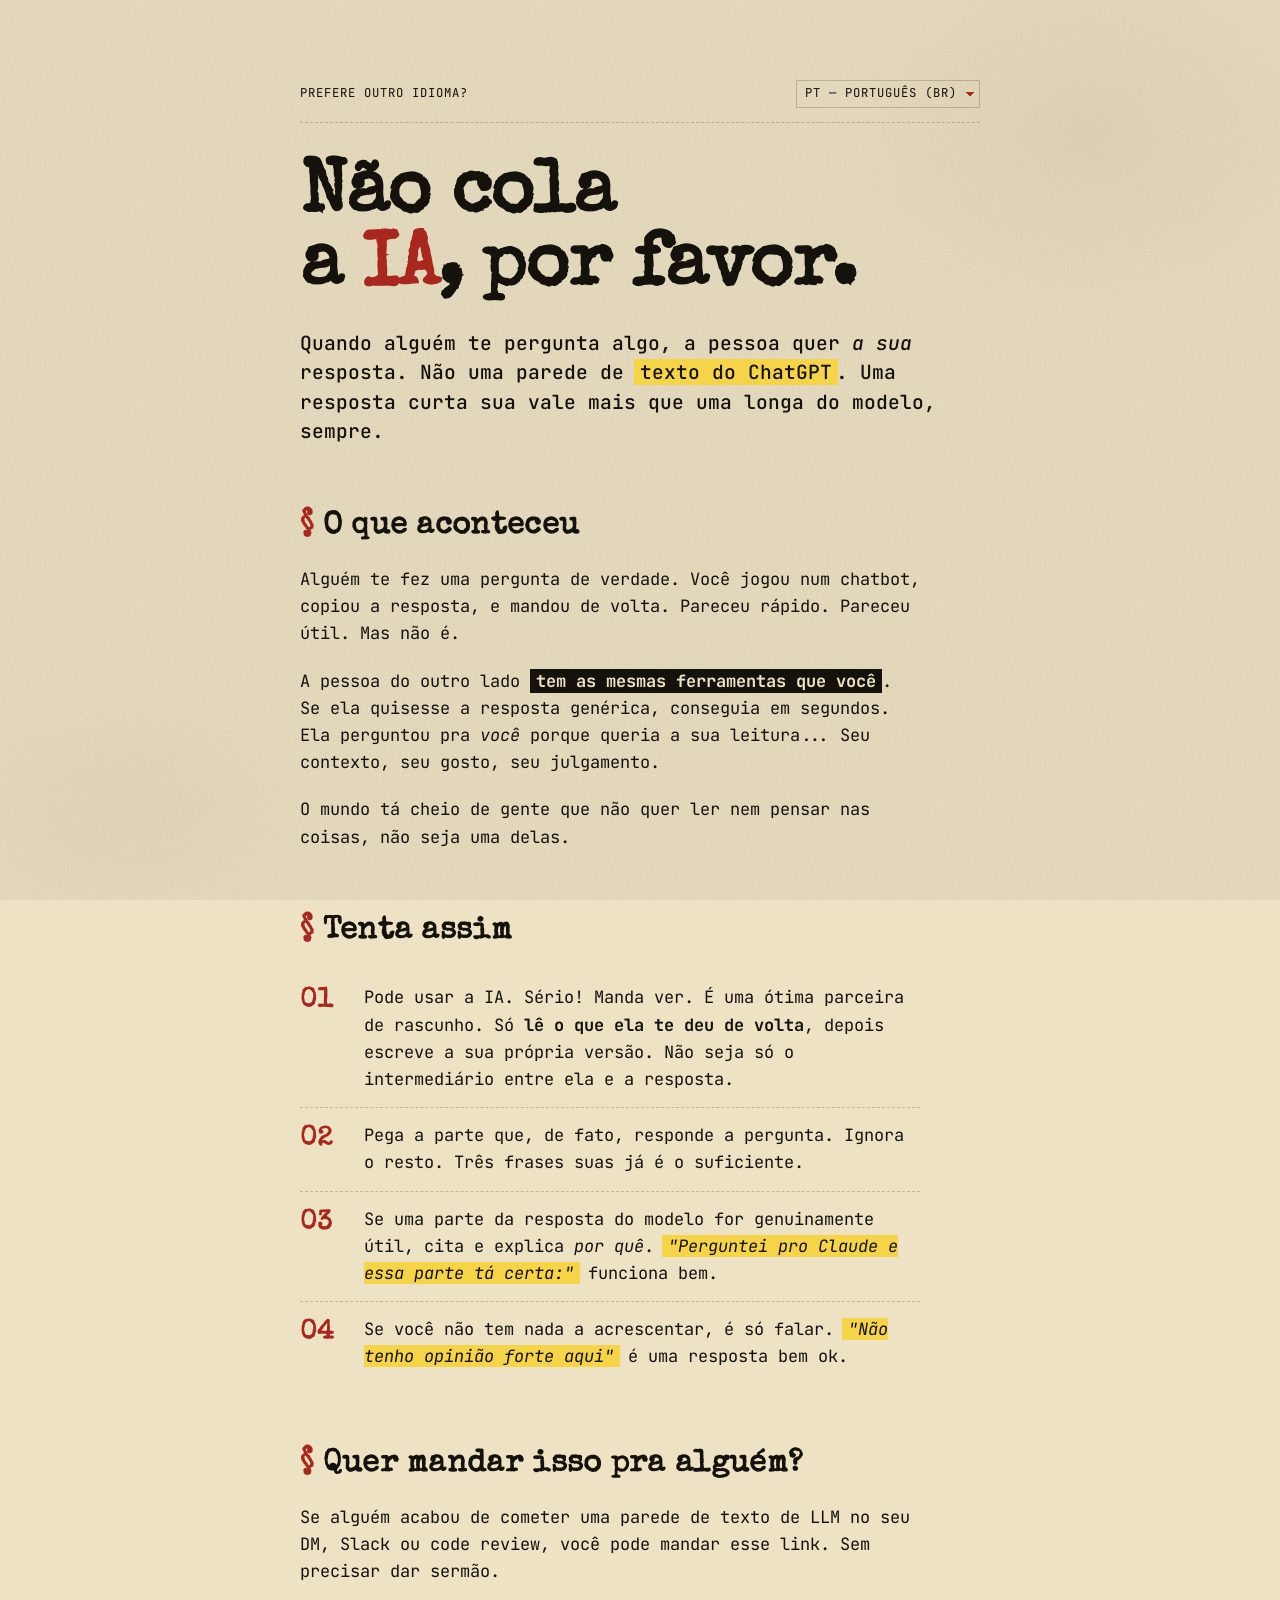
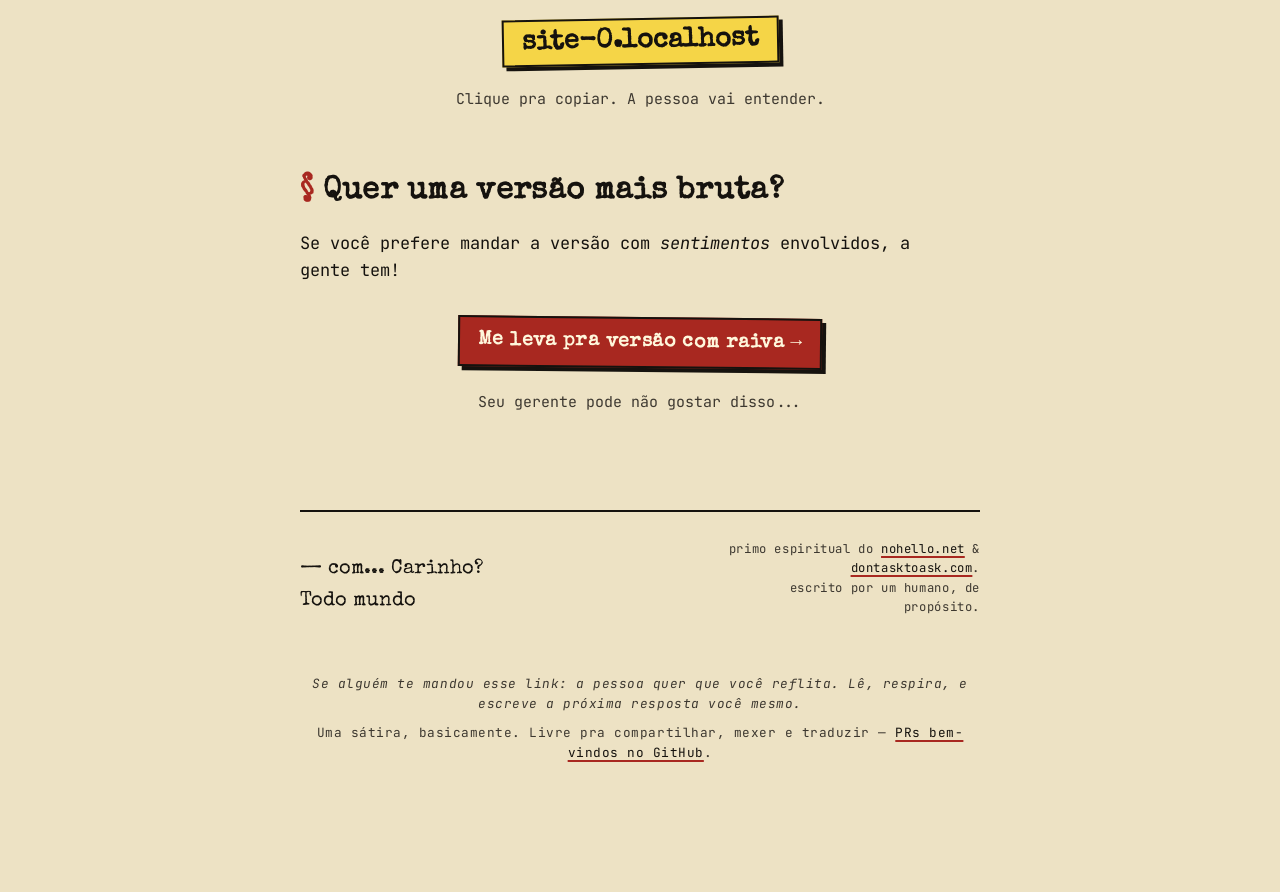
<file: ptbr.html>
<!DOCTYPE html>
<html lang="pt-BR">

<head>
  <meta charset="UTF-8">
  <meta name="viewport" content="width=device-width, initial-scale=1.0">
  <title>Não cola a IA, por favor.</title>
  <meta name="description" content="Se te perguntaram algo, manda a sua resposta — não a do chatbot.">
  <meta property="og:title" content="Não cola a IA, por favor.">
  <meta property="og:description" content="Se te perguntaram algo, manda a sua resposta — não a do chatbot.">
  <meta property="og:image" content="https://dontquotetheai.com/assets/og-image-ptbr.png">
  <meta property="og:image:width" content="1200">
  <meta property="og:image:height" content="630">
  <meta property="og:type" content="website">
  <meta property="og:url" content="https://dontquotetheai.com/ptbr.html">
  <link rel="canonical" href="https://dontquotetheai.com/ptbr.html">
  <meta name="twitter:card" content="summary_large_image">
  <meta name="twitter:image" content="https://dontquotetheai.com/assets/og-image-ptbr.png">
  <link rel="icon" type="image/svg+xml" href="assets/favicon.svg">
  <link rel="icon" type="image/png" sizes="32x32" href="assets/favicon-32.png">
  <link rel="apple-touch-icon" href="assets/apple-touch-icon.png">
  <link rel="preconnect" href="https://fonts.googleapis.com">
  <link rel="preconnect" href="https://fonts.gstatic.com" crossorigin>
  <link
    href="https://fonts.googleapis.com/css2?family=Special+Elite&family=JetBrains+Mono:wght@400;500;700;800&display=swap"
    rel="stylesheet">
  <link rel="stylesheet" href="styles.css">
  <link rel="alternate" hreflang="en" href="https://dontquotetheai.com/">
  <link rel="alternate" hreflang="ru" href="https://dontquotetheai.com/ru.html">
  <link rel="alternate" hreflang="pt-BR" href="https://dontquotetheai.com/ptbr.html">
  <link rel="alternate" hreflang="x-default" href="https://dontquotetheai.com/">
</head>

<body>
  <main class="sheet">

    <header>
      <div class="doc-meta">
        <span>Prefere outro idioma?</span>
        <label class="lang" aria-label="Idioma">
          <select onchange="if(this.value)location.href=this.value">
            <option value="index.html">EN — English</option>
            <option value="ru.html">RU — Русский</option>
            <option value="ptbr.html" selected>PT — Português (BR)</option>
          </select>
        </label>
      </div>
      <h1>Não cola<br>a <span class="yell">IA</span>, por favor.</h1>
      <p class="lede">Quando alguém te pergunta algo, a pessoa quer <em>a sua</em> resposta.
        Não uma parede de <span class="marker">texto do ChatGPT</span>. Uma resposta curta sua
        vale mais que uma longa do modelo, sempre.</p>
    </header>

    <section>
      <h2>O que aconteceu</h2>
      <p>Alguém te fez uma pergunta de verdade. Você jogou num chatbot, copiou a resposta, e mandou de volta.
        Pareceu rápido. Pareceu útil. Mas não é.</p>
      <p>A pessoa do outro lado <strong>tem as mesmas ferramentas que você</strong>. Se ela quisesse a
        resposta genérica, conseguia em segundos. Ela perguntou pra <em>você</em> porque queria
        a sua leitura... Seu contexto, seu gosto, seu julgamento.</p>

      <p>O mundo tá cheio de gente que não quer ler nem pensar nas coisas, não seja uma delas.</p>
    </section>

    <section>
      <h2>Tenta assim</h2>
      <ol>
        <li>Pode usar a IA. Sério! Manda ver. É uma ótima parceira de rascunho. Só <strong>lê o que ela te
            deu de volta</strong>, depois escreve a sua própria versão. Não seja só o intermediário entre ela e a
          resposta.</li>
        <li>Pega a parte que, de fato, responde a pergunta. Ignora o resto. Três frases suas já é o suficiente.</li>
        <li>Se uma parte da resposta do modelo for genuinamente útil, cita e explica <em>por quê</em>.
          <span class="marker"><em>"Perguntei pro Claude e essa parte tá certa:"</em></span> funciona bem.
        </li>
        <li>Se você não tem nada a acrescentar, é só falar. <span class="marker"><em>"Não tenho opinião forte
              aqui"</em></span> é uma resposta bem ok.
        </li>
      </ol>
    </section>

    <section>
      <h2>Quer mandar isso pra alguém?</h2>
      <p>Se alguém acabou de cometer uma parede de texto de LLM no seu DM, Slack ou code review, você
        pode mandar esse link. Sem precisar dar sermão.</p>
      <p class="u-center u-mt-lg"><button id="copyBtn" type="button" class="url-tag-big" onclick="copyTag(this)"
          aria-label="Copiar dontpastetheai.com para clipboard">dontpastetheai.com</button></p>
      <p class="u-center u-small u-muted u-mt-md">Clique pra copiar. A pessoa vai entender.</p>
    </section>

    <section>
      <h2>Quer uma versão mais bruta?</h2>
      <p>Se você prefere mandar a versão com <em>sentimentos</em> envolvidos, a gente tem!</p>
      <p class="u-center u-mt-lg"><a class="cta-angry" href="angry/ptbr.html">Me leva pra versão com raiva →</a></p>
      <p class="u-center u-small u-muted u-mt-md">Seu gerente pode não gostar disso...</p>
    </section>

    <div class="signature">
      <div class="name">— com... Carinho? <br>Todo mundo</div>
      <small>primo espiritual do <a href="https://nohello.net" target="_blank" rel="noopener">nohello.net</a> &amp;
        <a href="https://dontasktoask.com" target="_blank" rel="noopener">dontasktoask.com</a>.<br>escrito
        por um humano, de propósito.</small>
    </div>

    <div class="footer">
      <p><em>Se alguém te mandou esse link: a pessoa quer que você reflita. Lê, respira, e escreve a próxima
          resposta você mesmo.</em></p>
      <p>Uma sátira, basicamente. Livre pra compartilhar, mexer e traduzir — <a
          href="https://github.com/khaosdoctor/dontquotetheai" target="_blank" rel="noopener">PRs bem-vindos
          no GitHub</a>.</p>
    </div>

  </main>
  <script>
    (function setCopyDomain() {
      const target = location.hostname.replace(/^www\./, '');
      const btn = document.getElementById('copyBtn');
      btn.textContent = target;
      btn.dataset.copy = target;
      btn.setAttribute('aria-label', `Copiar ${target} para clipboard`);
    })();
    function copyTag(el) {
      const text = el.dataset.copy || el.textContent.trim();
      if (!el.dataset.copy) el.dataset.copy = text;
      navigator.clipboard.writeText(text).then(() => {
        el.textContent = 'copiado!';
        clearTimeout(el._t);
        el._t = setTimeout(() => { el.textContent = text; }, 1200);
      });
    }
  </script>
</body>

</html>
</file>
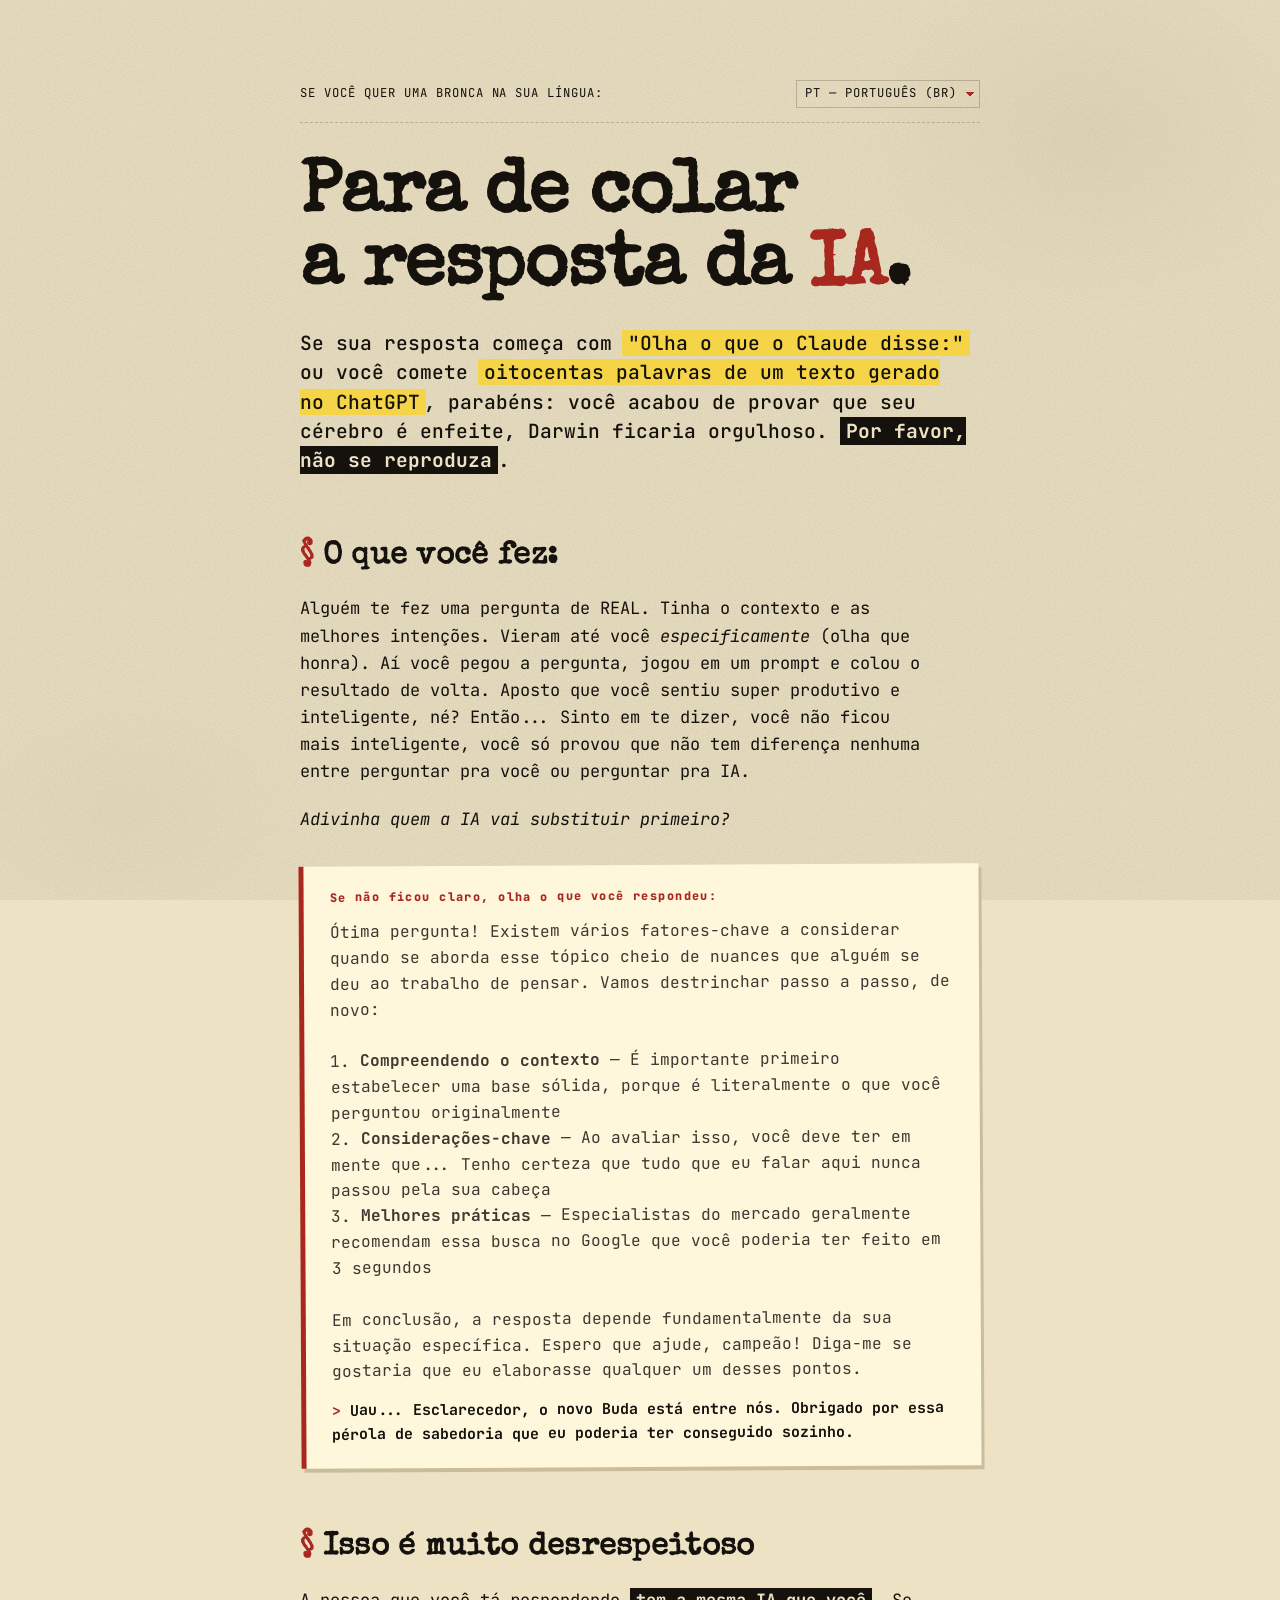
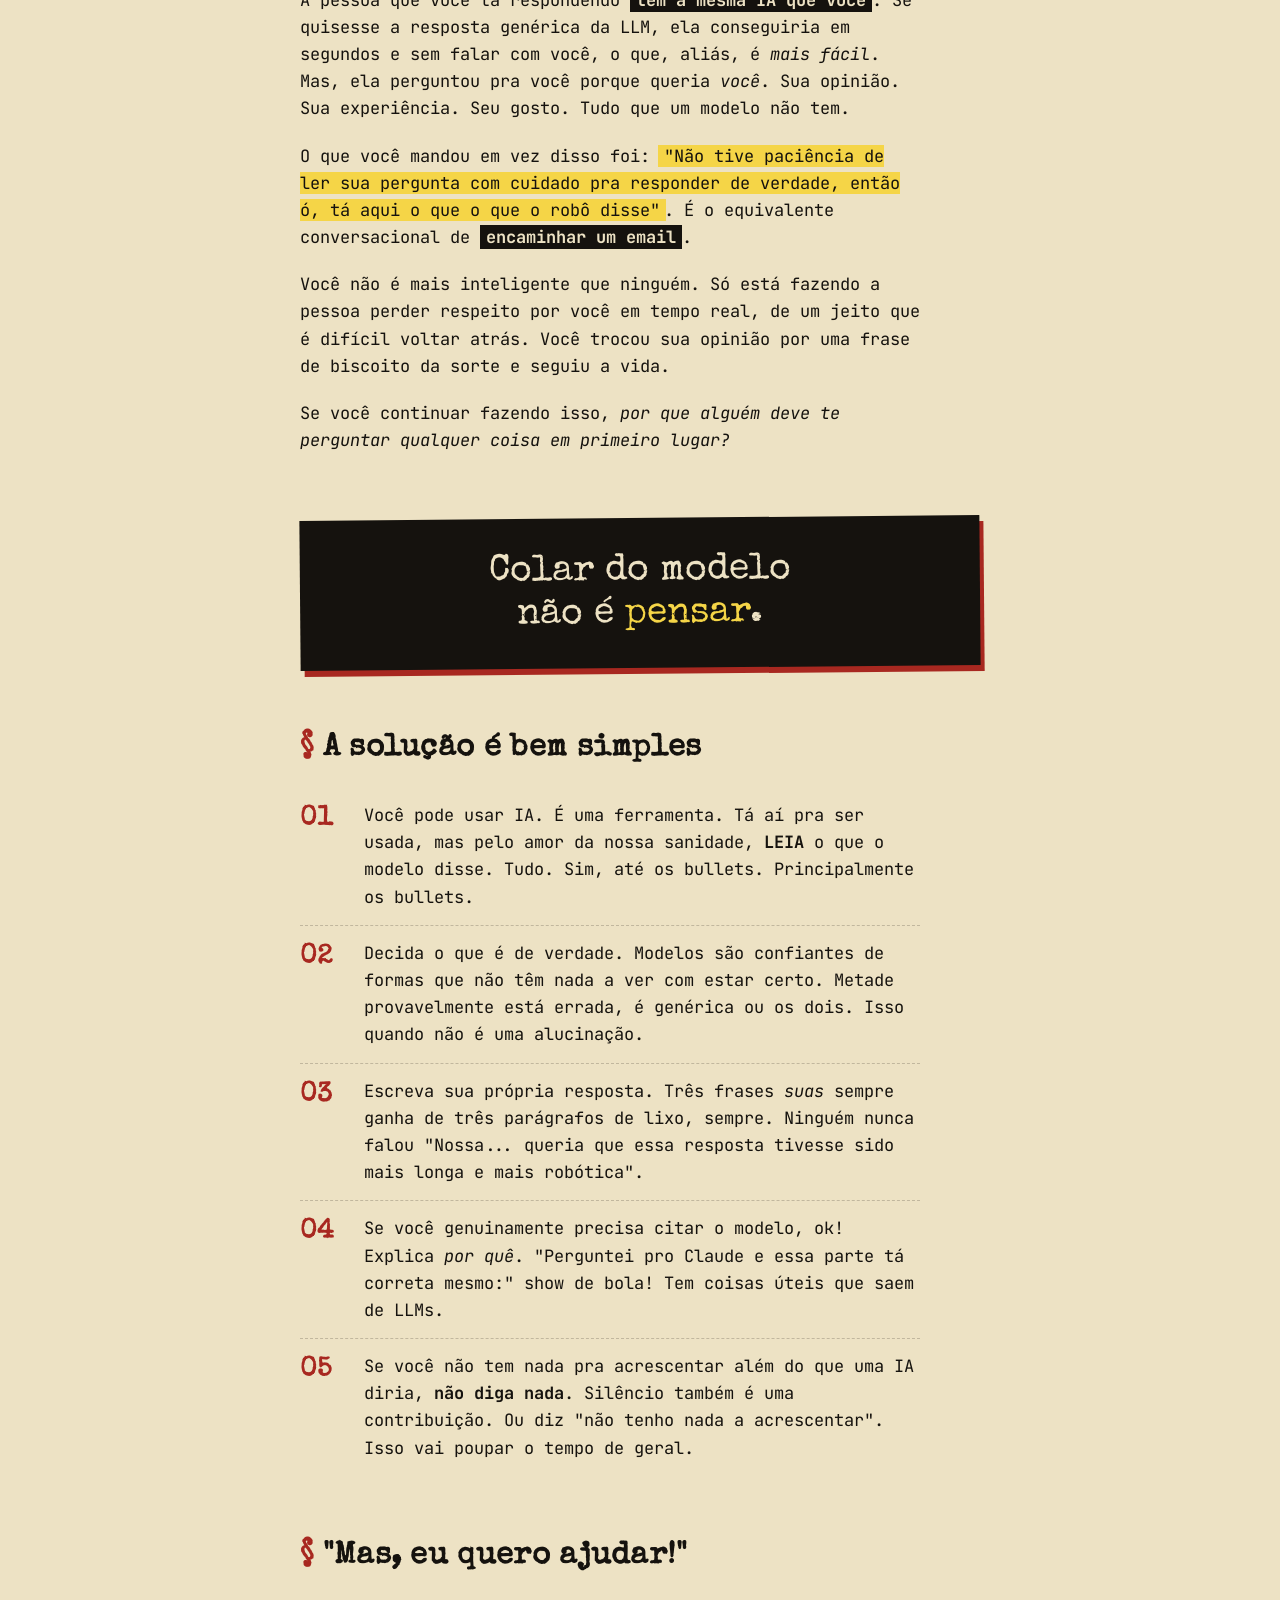
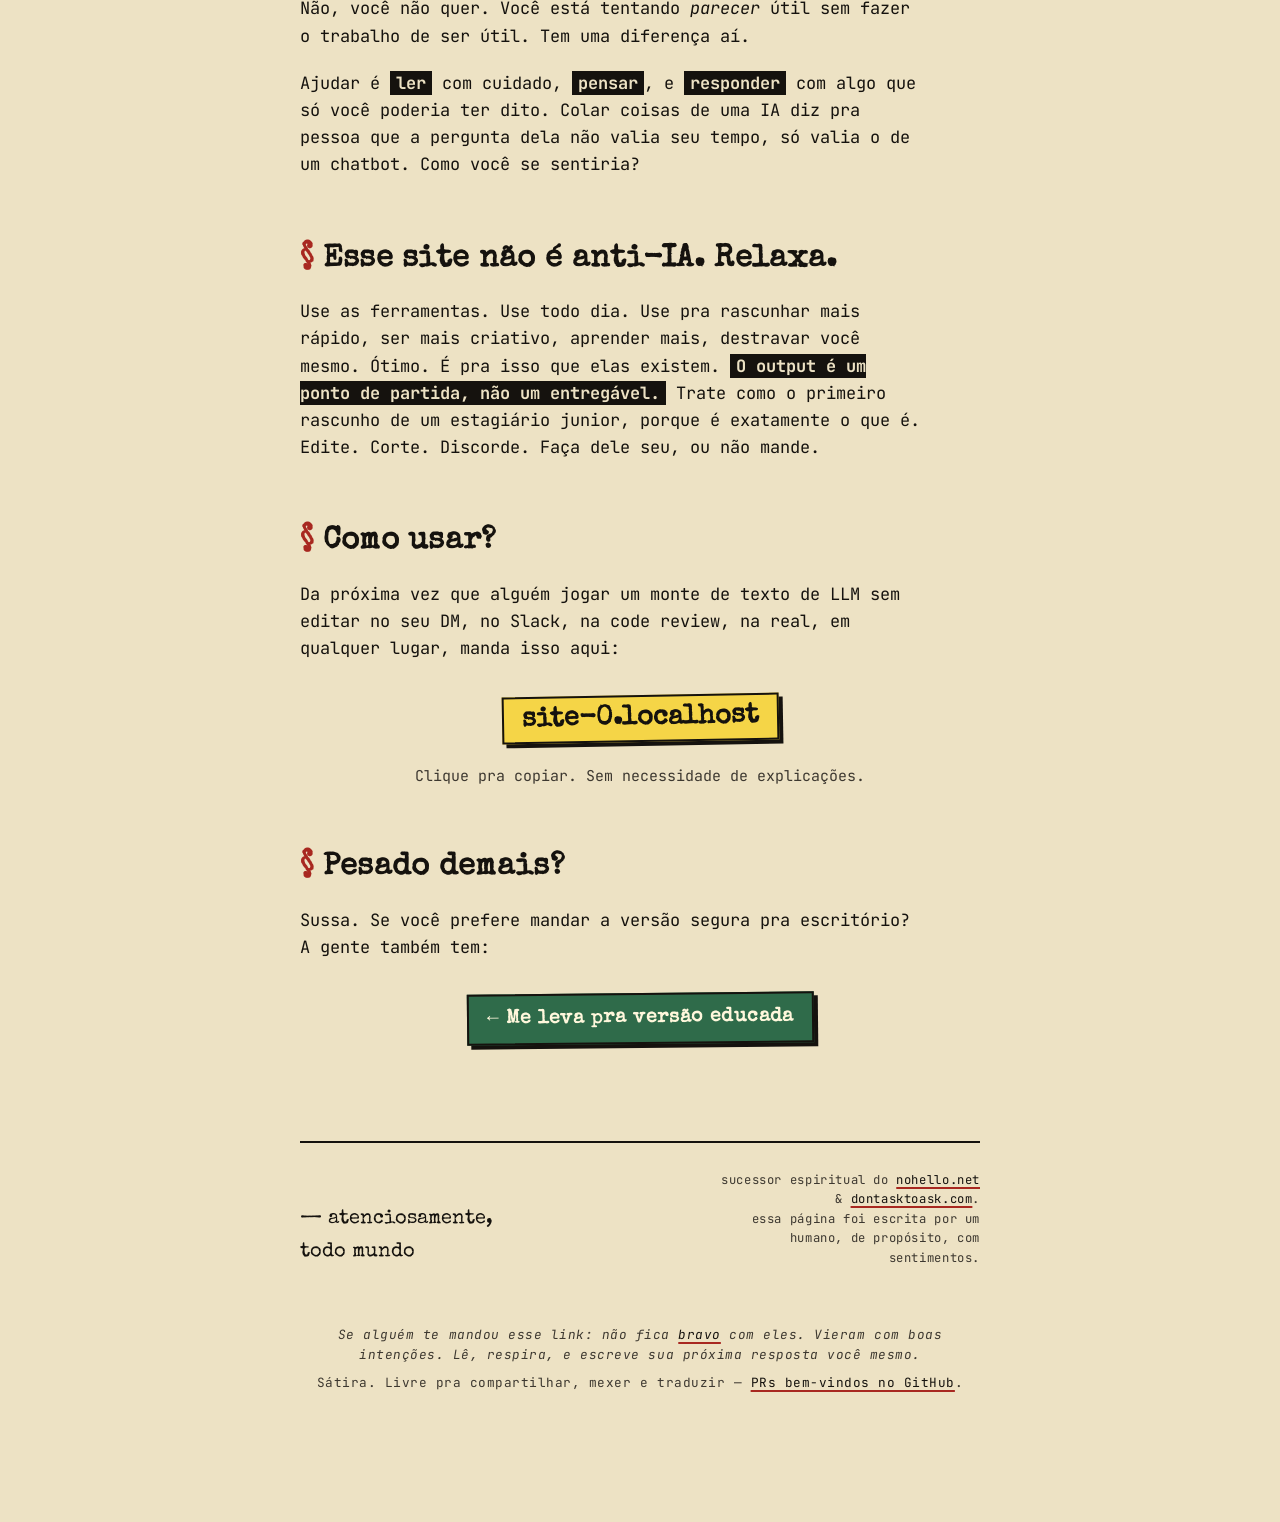
<file: angry/ptbr.html>
<!DOCTYPE html>
<html lang="pt-BR">

<head>
  <meta charset="UTF-8">
  <meta name="viewport" content="width=device-width, initial-scale=1.0">
  <title>Para de me colar a IA.</title>
  <meta name="description" content="Se sua resposta é um monte de lixo de LLM, você é o problema.">
  <meta property="og:title" content="Não copia a IA">
  <meta property="og:description" content="Se sua resposta é um monte de lixo de LLM, você é o problema.">
  <meta property="og:image" content="https://dontquotetheai.com/assets/og-image-ptbr.png">
  <meta property="og:image:width" content="1200">
  <meta property="og:image:height" content="630">
  <meta property="og:type" content="website">
  <meta property="og:url" content="https://dontquotetheai.com/angry/ptbr.html">
  <link rel="canonical" href="https://dontquotetheai.com/angry/ptbr.html">
  <meta name="twitter:card" content="summary_large_image">
  <meta name="twitter:image" content="https://dontquotetheai.com/assets/og-image-ptbr.png">
  <link rel="icon" type="image/svg+xml" href="../assets/favicon.svg">
  <link rel="icon" type="image/png" sizes="32x32" href="../assets/favicon-32.png">
  <link rel="apple-touch-icon" href="../assets/apple-touch-icon.png">
  <link rel="preconnect" href="https://fonts.googleapis.com">
  <link rel="preconnect" href="https://fonts.gstatic.com" crossorigin>
  <link
    href="https://fonts.googleapis.com/css2?family=Special+Elite&family=JetBrains+Mono:wght@400;500;700;800&display=swap"
    rel="stylesheet">
  <link rel="stylesheet" href="../styles.css">
  <link rel="alternate" hreflang="en" href="https://dontquotetheai.com/angry/">
  <link rel="alternate" hreflang="pt-BR" href="https://dontquotetheai.com/angry/ptbr.html">
  <link rel="alternate" hreflang="ru" href="https://dontquotetheai.com/ru.html">
  <link rel="alternate" hreflang="x-default" href="https://dontquotetheai.com/angry/">
</head>

<body>
  <main class="sheet">

    <header>
      <div class="doc-meta">
        <span>Se você quer uma bronca na sua língua:</span>
        <label class="lang" aria-label="Idioma">
          <select onchange="if(this.value)location.href=this.value">
            <option value="index.html">EN — English</option>
            <option value="ptbr.html" selected>PT — Português (BR)</option>
            <option value="ru.html">RU — Русский</option>
          </select>
        </label>
      </div>
      <h1>Para de colar<br>a resposta da <span class="yell">IA</span>.</h1>
      <p class="lede">Se sua resposta começa com <span class="marker">"Olha o que o Claude disse:"</span> ou você comete
        <span class="marker">oitocentas palavras de um texto gerado no ChatGPT</span>, parabéns: você acabou de provar
        que seu cérebro é enfeite, Darwin ficaria orgulhoso. <strong>Por favor, não se reproduza</strong>.
      </p>
    </header>

    <section>
      <h2>O que você fez:</h2>
      <p>Alguém te fez uma pergunta de REAL. Tinha o contexto e as melhores intenções. Vieram até você
        <em>especificamente</em> (olha que honra). Aí você pegou a pergunta, jogou em um prompt e colou o resultado de
        volta. Aposto que você sentiu super produtivo e inteligente, né? Então... Sinto em te dizer, você não ficou mais
        inteligente, você só provou que não tem diferença nenhuma entre perguntar pra você ou perguntar pra IA.
      </p>

      <p><em>Adivinha quem a IA vai substituir primeiro?</em></p>

      <blockquote>
        <span class="exhibit-label">Se não ficou claro, olha o que você respondeu:</span>
        Ótima pergunta! Existem vários fatores-chave a considerar quando se aborda esse tópico cheio de nuances que
        alguém se deu ao trabalho de pensar. Vamos destrinchar passo a passo, de novo:<br><br>
        1. <strong>Compreendendo o contexto</strong> — É importante primeiro estabelecer uma base sólida, porque é
        literalmente o que você perguntou originalmente<br>
        2. <strong>Considerações-chave</strong> — Ao avaliar isso, você deve ter em mente que... Tenho certeza que tudo
        que eu falar aqui nunca passou pela sua cabeça<br>
        3. <strong>Melhores práticas</strong> — Especialistas do mercado geralmente recomendam essa busca no Google que
        você poderia ter feito em 3 segundos<br><br>

        Em conclusão, a resposta depende fundamentalmente da sua situação específica. Espero que ajude, campeão! Diga-me
        se gostaria que eu elaborasse qualquer um desses pontos.

        <em>Uau... Esclarecedor, o novo Buda está entre nós. Obrigado por essa pérola de sabedoria que eu poderia ter
          conseguido sozinho.</em>
      </blockquote>
    </section>

    <section>
      <h2>Isso é muito desrespeitoso</h2>
      <p>A pessoa que você tá respondendo <strong>tem a mesma IA que você</strong>. Se quisesse a resposta genérica da
        LLM, ela conseguiria em segundos e sem falar com você, o que, aliás, é <em>mais fácil</em>. Mas, ela perguntou
        pra você porque queria <em>você</em>. Sua opinião. Sua experiência. Seu gosto. Tudo que um modelo não tem.
      </p>

      <p>O que você mandou em vez disso foi: <span class="marker">"Não tive paciência de ler sua pergunta com cuidado
          pra responder de verdade, então ó, tá aqui o que o que o robô disse"</span>. É o equivalente conversacional de
        <strong>encaminhar um email</strong>.
      </p>

      <p>Você não é mais inteligente que ninguém. Só está fazendo a pessoa perder respeito por você em tempo real, de um
        jeito que é difícil voltar atrás. Você trocou sua opinião por uma frase de biscoito da sorte e seguiu a vida.
      </p>

      <p>Se você continuar fazendo isso, <em>por que alguém deve te perguntar qualquer coisa em primeiro lugar?</em></p>
    </section>

    <div class="shout">
      Colar do modelo<br>não é <span>pensar</span>.
    </div>

    <section>
      <h2>A solução é bem simples</h2>
      <ol>
        <li>Você pode usar IA. É uma ferramenta. Tá aí pra ser usada, mas pelo amor da nossa sanidade,
          <strong>LEIA</strong> o que o modelo disse. Tudo. Sim, até os bullets. Principalmente os bullets.
        </li>
        <li>Decida o que é de verdade. Modelos são confiantes de formas que não têm nada a ver com estar certo.
          Metade provavelmente está errada, é genérica ou os dois. Isso quando não é uma alucinação.
        </li>
        <li>Escreva sua própria resposta. Três frases <em>suas</em> sempre ganha de três parágrafos de lixo, sempre.
          Ninguém nunca falou "Nossa... queria que essa resposta tivesse sido mais longa e mais robótica".</li>
        <li>Se você genuinamente precisa citar o modelo, ok! Explica <em>por quê</em>. "Perguntei pro Claude e essa
          parte tá correta mesmo:" show de bola! Tem coisas úteis que saem de LLMs.
        </li>
        <li>Se você não tem nada pra acrescentar além do que uma IA diria, <strong>não diga nada</strong>. Silêncio
          também é uma contribuição. Ou diz "não tenho nada a acrescentar". Isso vai poupar o tempo de geral.</li>
      </ol>
    </section>

    <section>
      <h2>"Mas, eu quero ajudar!"</h2>
      <p>Não, você não quer. Você está tentando <em>parecer</em> útil sem fazer o trabalho de ser útil. Tem uma
        diferença aí.
      </p>
      <p>Ajudar é <strong>ler</strong> com cuidado, <strong>pensar</strong>, e <strong>responder</strong> com algo que
        só você poderia ter dito. Colar coisas de uma IA diz pra pessoa que a pergunta dela não valia seu tempo, só
        valia o de um chatbot. Como você se sentiria?
      </p>
    </section>

    <section>
      <h2>Esse site não é anti-IA. Relaxa.</h2>
      <p>Use as ferramentas. Use todo dia. Use pra rascunhar mais rápido, ser mais criativo, aprender mais, destravar
        você mesmo. Ótimo. É pra isso que elas existem. <strong>O output é um ponto de partida, não um
          entregável.</strong> Trate como o primeiro rascunho de um estagiário junior, porque é exatamente o que é.
        Edite. Corte. Discorde. Faça dele seu, ou não mande.
      </p>
    </section>

    <section>
      <h2>Como usar?</h2>
      <p>Da próxima vez que alguém jogar um monte de texto de LLM sem editar no seu DM, no Slack, na code review, na
        real, em qualquer lugar, manda isso aqui:</p>
      <p class="u-center u-mt-lg"><button id="copyBtn" type="button" class="url-tag-big" onclick="copyTag(this)"
          aria-label="Copiar dontpastetheai.com para clipboard">dontpastetheai.com</button></p>
      <p class="u-center u-small u-muted u-mt-md">Clique pra copiar. Sem necessidade de explicações.</p>
    </section>

    <section>
      <h2>Pesado demais?</h2>
      <p>Sussa. Se você prefere mandar a versão segura pra escritório? A gente também tem:</p>
      <p class="u-center u-mt-lg"><a class="cta-calm" href="../ptbr.html">← Me leva pra versão educada</a></p>
    </section>

    <div class="signature">
      <div class="name">— atenciosamente,<br>todo mundo</div>
      <small>sucessor espiritual do <a href="https://nohello.net" target="_blank" rel="noopener">nohello.net</a> &amp;
        <a href="https://dontasktoask.com" target="_blank" rel="noopener">dontasktoask.com</a>.<br>essa página foi
        escrita por um humano, de propósito, com sentimentos.
      </small>
    </div>

    <div class="footer">
      <p><em>Se alguém te mandou esse link: não fica <a href="https://www.youtube.com/watch?v=xzpndHtdl9A"
            target="_blank" rel="noopener">bravo</a> com eles. Vieram com boas intenções. Lê, respira, e escreve sua
          próxima resposta você mesmo.</em></p>
      <p>Sátira. Livre pra compartilhar, mexer e traduzir — <a href="https://github.com/khaosdoctor/dontpastetheai"
          target="_blank" rel="noopener">PRs bem-vindos no GitHub</a>.</p>
    </div>

  </main>
  <script>
    (function setCopyDomain() {
      const target = location.hostname.replace(/^www\./, '');
      const btn = document.getElementById('copyBtn');
      btn.textContent = target;
      btn.dataset.copy = target;
      btn.setAttribute('aria-label', `Copiar ${target} para clipboard`);
    })();
    function copyTag(el) {
      const text = el.dataset.copy || el.textContent.trim();
      if (!el.dataset.copy) el.dataset.copy = text;
      navigator.clipboard.writeText(text).then(() => {
        el.textContent = 'copiado!';
        clearTimeout(el._t);
        el._t = setTimeout(() => { el.textContent = text; }, 1200);
      });
    }
  </script>
</body>

</html>
</file>
<file: styles.css>
/* ---------- tokens ---------- */
:root {
  --paper: #ede2c4;
  --paper-alt: #fff7dc;
  --paper-shadow: #c9bd9b;
  --ink: #15120e;
  --ink-faded: #3d3830;
  --stamp: #a82820;
  --rule: #15120e33;
  --highlight: #f5d547;

  --font-mono: 'JetBrains Mono', 'Courier New', monospace;
  --font-type: 'Special Elite', 'Courier New', cursive;

  --space-1: 4px;
  --space-2: 8px;
  --space-3: 14px;
  --space-4: 22px;
  --space-5: 32px;
  --space-6: 56px;
  --space-7: 96px;
}

/* ---------- reset ---------- */
* { box-sizing: border-box; margin: 0; padding: 0; }

::selection { background: var(--ink); color: var(--highlight); }

/* ---------- base ---------- */
html, body {
  background: var(--paper);
  color: var(--ink);
  font-family: var(--font-mono);
  font-size: 17px;
  line-height: 1.6;
  min-height: 100vh;
  overflow-x: hidden;
}

body::before {
  content: "";
  position: fixed;
  inset: 0;
  pointer-events: none;
  z-index: 1;
  background-image:
    radial-gradient(ellipse 400px 300px at 85% 15%, rgba(80, 50, 20, 0.08) 0%, transparent 60%),
    radial-gradient(ellipse 300px 200px at 10% 90%, rgba(80, 50, 20, 0.05) 0%, transparent 60%),
    url("data:image/svg+xml;utf8,<svg xmlns='http://www.w3.org/2000/svg' width='200' height='200'><filter id='n'><feTurbulence type='fractalNoise' baseFrequency='0.85' numOctaves='2' stitchTiles='stitch'/><feColorMatrix values='0 0 0 0 0 0 0 0 0 0 0 0 0 0 0 0 0 0 0.14 0'/></filter><rect width='100%25' height='100%25' filter='url(%23n)'/></svg>");
  mix-blend-mode: multiply;
  opacity: 0.65;
}

p { margin-bottom: 20px; max-width: 62ch; }

p strong {
  background: var(--ink);
  color: var(--paper);
  padding: 1px 6px;
  font-weight: 700;
}

p a, .footer a, .signature a {
  color: var(--ink);
  text-decoration: underline;
  text-decoration-thickness: 2px;
  text-underline-offset: 3px;
  text-decoration-color: var(--stamp);
}

p a:hover { color: var(--stamp); }

/* ---------- layout ---------- */
.sheet {
  position: relative;
  z-index: 2;
  max-width: 760px;
  margin: 0 auto;
  padding: 80px 40px 120px;
}

header { margin-bottom: var(--space-6); }
section { margin: 64px 0; }

.doc-meta {
  font-size: 0.72rem;
  letter-spacing: 0.08em;
  border-bottom: 1px dashed var(--rule);
  padding-bottom: var(--space-3);
  margin-bottom: 36px;
  display: flex;
  justify-content: space-between;
  align-items: center;
  flex-wrap: wrap;
  gap: var(--space-2);
  text-transform: uppercase;
}

.lang select {
  font: inherit;
  font-size: 0.72rem;
  letter-spacing: 0.08em;
  text-transform: uppercase;
  color: var(--ink);
  background: transparent;
  border: 1px solid var(--rule);
  padding: 3px 22px 3px 8px;
  cursor: pointer;
  appearance: none;
  background-image: linear-gradient(45deg, transparent 50%, var(--stamp) 50%), linear-gradient(-45deg, transparent 50%, var(--stamp) 50%);
  background-position: right 9px center, right 5px center;
  background-size: 4px 4px, 4px 4px;
  background-repeat: no-repeat;
}
.lang select:hover { border-color: var(--stamp); color: var(--stamp); }

/* ---------- headings ---------- */
h1 {
  font-family: var(--font-type);
  font-size: clamp(2.4rem, 8vw, 4.4rem);
  line-height: 0.98;
  letter-spacing: -0.015em;
  margin-bottom: 24px;
}

h1 .yell {
  color: var(--stamp);
  display: inline-block;
  transform: rotate(-1deg);
  transition: transform 0.2s ease;
}

h1:hover .yell { transform: rotate(2deg) scale(1.04); }

h1 .strike { position: relative; display: inline-block; }
h1 .strike::after {
  content: "";
  position: absolute;
  inset: 50% -6px auto -6px;
  height: 6px;
  background: var(--stamp);
  transform: rotate(-2deg);
}

h2 {
  font-family: var(--font-type);
  font-size: 1.8rem;
  margin-bottom: var(--space-4);
  letter-spacing: 0.01em;
  line-height: 1.1;
}
h2::before { content: "§ "; color: var(--stamp); }

/* ---------- lede ---------- */
.lede {
  font-size: 1.15rem;
  font-weight: 500;
  max-width: 56ch;
  line-height: 1.5;
}

.marker {
  background: var(--highlight);
  padding: 0 4px;
  box-shadow: -2px 0 0 var(--highlight), 2px 0 0 var(--highlight);
}

/* ---------- blockquote ---------- */
blockquote {
  margin: var(--space-5) 0;
  padding: var(--space-4) 26px;
  background: var(--paper-alt);
  border-left: 5px solid var(--stamp);
  font-size: 0.95rem;
  color: var(--ink-faded);
  position: relative;
  box-shadow: 3px 4px 0 var(--paper-shadow);
  transform: rotate(-0.3deg);
}

blockquote .exhibit-label {
  display: block;
  font-size: 0.7rem;
  letter-spacing: 0.12em;
  color: var(--stamp);
  margin-bottom: 12px;
  font-weight: 800;
}

blockquote em {
  display: block;
  margin-top: var(--space-3);
  font-style: normal;
  color: var(--ink);
  font-size: 0.88rem;
  font-weight: 700;
}

blockquote em::before { content: "> "; color: var(--stamp); }

/* ---------- ordered rules list ---------- */
ol {
  margin: 20px 0;
  padding-left: 0;
  list-style: none;
  counter-reset: rule;
}

ol li {
  counter-increment: rule;
  padding: var(--space-3) 0 var(--space-3) 64px;
  position: relative;
  border-bottom: 1px dashed var(--rule);
  max-width: 62ch;
}

ol li:last-child { border-bottom: none; }

ol li::before {
  content: counter(rule, decimal-leading-zero);
  position: absolute;
  left: 0;
  top: 10px;
  font-family: var(--font-type);
  font-size: 1.6rem;
  color: var(--stamp);
  font-weight: 700;
}

/* ---------- shout ---------- */
.shout {
  margin: 48px 0;
  padding: var(--space-5);
  background: var(--ink);
  color: var(--paper);
  font-family: var(--font-type);
  font-size: clamp(1.4rem, 4vw, 2.2rem);
  line-height: 1.15;
  text-align: center;
  transform: rotate(-0.5deg);
  box-shadow: 4px 6px 0 var(--stamp);
}

.shout span { color: var(--highlight); }

/* ---------- url tag ---------- */
.url-tag-big {
  display: inline-block;
  background: var(--highlight);
  color: var(--ink);
  padding: var(--space-2) 18px;
  font-family: var(--font-type);
  font-size: 1.6rem;
  font-weight: 700;
  transform: rotate(-1deg);
  border: 2px solid var(--ink);
  box-shadow: 4px 4px 0 var(--ink);
  cursor: pointer;
  transition: transform 0.1s ease, box-shadow 0.1s ease;
}
.url-tag-big:hover { transform: rotate(-1deg) translate(-1px, -1px); box-shadow: 5px 5px 0 var(--ink); }
.url-tag-big:active { transform: rotate(-1deg) translate(2px, 2px); box-shadow: 2px 2px 0 var(--ink); }

/* ---------- angry CTA ---------- */
.cta-angry {
  display: inline-block;
  background: var(--stamp);
  color: var(--paper-alt);
  padding: var(--space-2) 18px;
  font-family: var(--font-type);
  font-size: 1.15rem;
  font-weight: 700;
  letter-spacing: 0.02em;
  text-decoration: none;
  transform: rotate(0.6deg);
  border: 2px solid var(--ink);
  box-shadow: 4px 4px 0 var(--ink);
  transition: transform 0.1s ease, box-shadow 0.1s ease;
}
.cta-angry:hover { transform: rotate(0.6deg) translate(-1px, -1px); box-shadow: 5px 5px 0 var(--ink); color: var(--paper-alt); }
.cta-angry:active { transform: rotate(0.6deg) translate(2px, 2px); box-shadow: 2px 2px 0 var(--ink); }

/* ---------- calm CTA ---------- */
.cta-calm {
  display: inline-block;
  background: #2f6b4a;
  color: var(--paper-alt);
  padding: var(--space-2) 18px;
  font-family: var(--font-type);
  font-size: 1.15rem;
  font-weight: 700;
  letter-spacing: 0.02em;
  text-decoration: none;
  transform: rotate(-0.6deg);
  border: 2px solid var(--ink);
  box-shadow: 4px 4px 0 var(--ink);
  transition: transform 0.1s ease, box-shadow 0.1s ease;
}
.cta-calm:hover { transform: rotate(-0.6deg) translate(-1px, -1px); box-shadow: 5px 5px 0 var(--ink); color: var(--paper-alt); }
.cta-calm:active { transform: rotate(-0.6deg) translate(2px, 2px); box-shadow: 2px 2px 0 var(--ink); }

/* ---------- scribble & stamp ---------- */
.scribble {
  position: absolute;
  font-family: var(--font-type);
  color: var(--stamp);
  font-size: 0.9rem;
  transform: rotate(-8deg);
  opacity: 0.85;
  pointer-events: none;
}

.scribble-1 { top: 380px; right: 4px; }
.scribble-2 { top: 920px; left: -10px; transform: rotate(6deg); }

.stamp {
  position: absolute;
  top: 50px;
  right: 24px;
  transform: rotate(-11deg);
  border: 5px solid var(--stamp);
  color: var(--stamp);
  padding: 10px 22px 8px;
  font-family: var(--font-type);
  font-size: 1.8rem;
  letter-spacing: 0.08em;
  opacity: 0.82;
  text-transform: uppercase;
  pointer-events: none;
  mix-blend-mode: multiply;
  line-height: 1;
}

/* ---------- signature & footer ---------- */
.signature {
  margin-top: var(--space-7);
  padding-top: 28px;
  border-top: 2px solid var(--ink);
  display: flex;
  justify-content: space-between;
  align-items: flex-end;
  flex-wrap: wrap;
  gap: 20px;
}

.signature .name { font-family: var(--font-type); font-size: 1.2rem; }

.signature small {
  font-size: 0.72rem;
  color: var(--ink-faded);
  letter-spacing: 0.05em;
  max-width: 38ch;
  text-align: right;
}

.footer {
  text-align: center;
  margin-top: var(--space-6);
  font-size: 0.75rem;
  color: var(--ink-faded);
  letter-spacing: 0.04em;
}
.footer p { max-width: none; margin-bottom: var(--space-2); }

/* ---------- atomic utilities ---------- */
.u-center      { text-align: center; max-width: none; }
.u-muted       { color: var(--ink-faded); }
.u-small       { font-size: 0.88rem; }
.u-mt-lg       { margin-top: var(--space-5); }
.u-mt-md       { margin-top: var(--space-4); }

/* ---------- responsive ---------- */
@media (max-width: 700px) {
  .sheet { padding: var(--space-6) var(--space-4) 80px; }
  .stamp { top: 20px; right: 12px; font-size: 1.2rem; padding: 7px 14px 5px; border-width: 4px; }
  .doc-meta { font-size: 0.62rem; }
  blockquote { padding: 16px 18px; font-size: 0.86rem; }
  ol li { padding-left: 46px; }
  ol li::before { font-size: 1.3rem; }
  .scribble { display: none; }
  .shout { padding: 24px 18px; }
}
</file>
